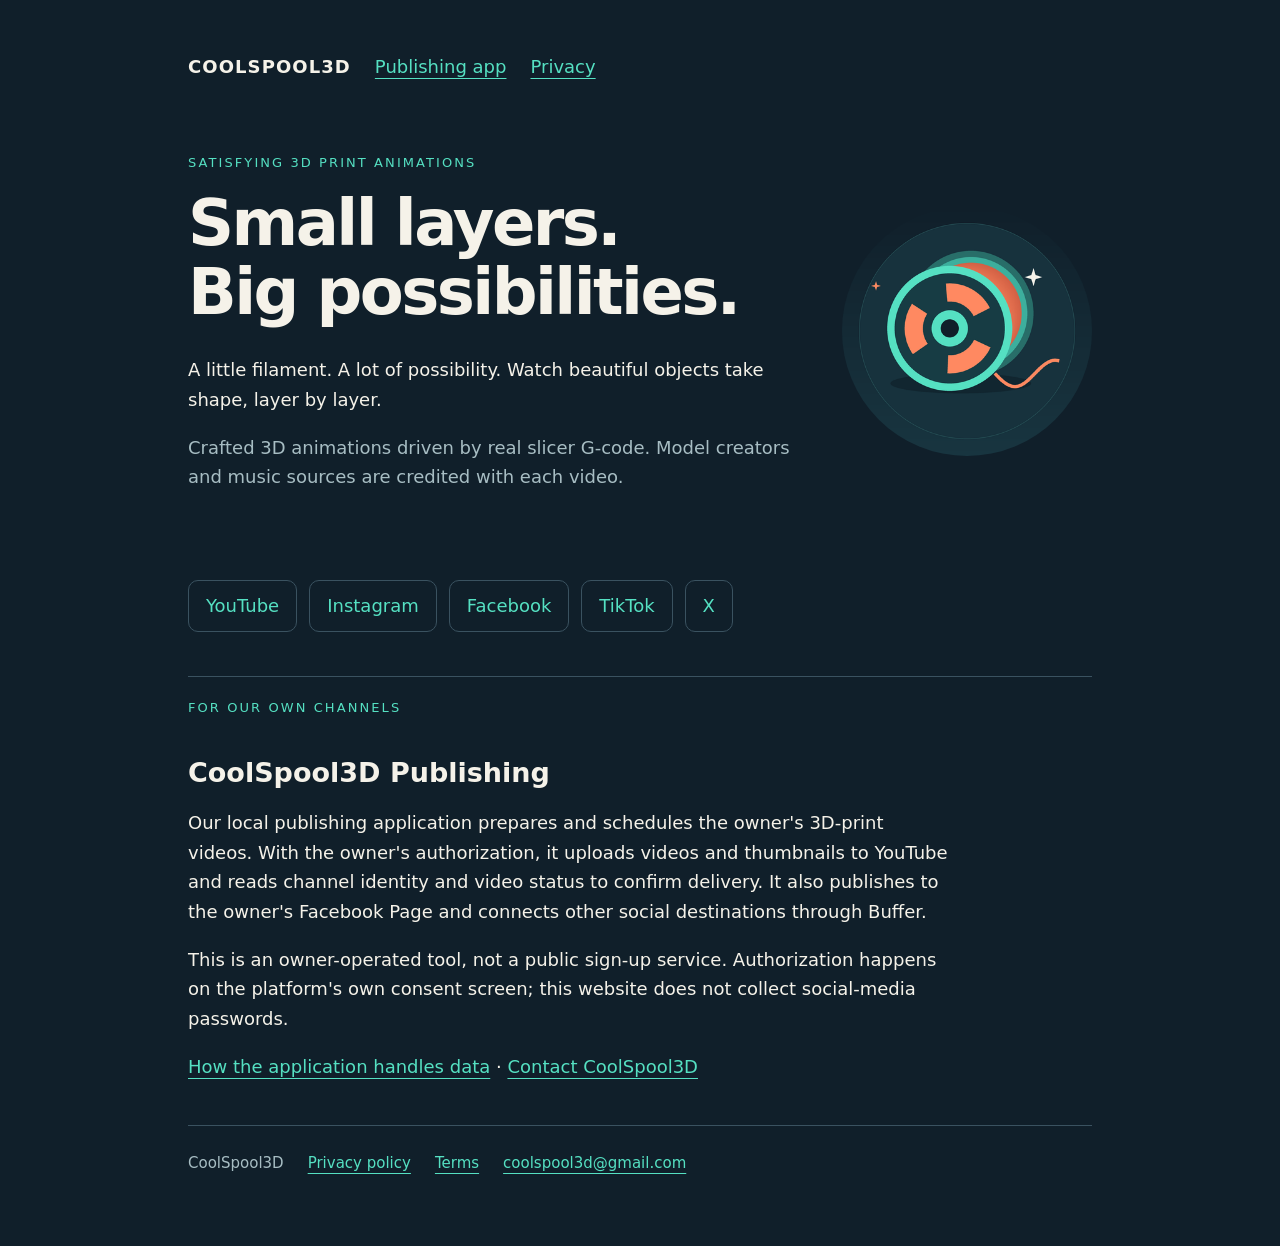
<file: index.html>
<!doctype html><html lang="en"><head><meta charset="utf-8"><meta name="viewport" content="width=device-width,initial-scale=1"><meta name="description" content="CoolSpool3D: satisfying 3D-print animations driven by real G-code. Small layers. Big possibilities."><title>CoolSpool3D — Small layers. Big possibilities.</title><link rel="stylesheet" href="style.css"><link rel="icon" href="profile.png"></head><body><main>
<nav><a class="brand" href="./">COOLSPOOL3D</a><a href="#publishing">Publishing app</a><a href="privacy.html">Privacy</a></nav>
<section class="hero"><div><div class="eyebrow">Satisfying 3D print animations</div><h1>Small layers.<br>Big possibilities.</h1><p>A little filament. A lot of possibility. Watch beautiful objects take shape, layer by layer.</p><p class="muted">Crafted 3D animations driven by real slicer G-code. Model creators and music sources are credited with each video.</p></div><img src="profile.png" width="250" height="250" alt="CoolSpool3D mint and orange filament spool logo"></section>
<div class="links" aria-label="CoolSpool3D social channels"><a href="https://www.youtube.com/@coolspool3d">YouTube</a><a href="https://www.instagram.com/coolspool3d/">Instagram</a><a href="https://www.facebook.com/coolspool3d">Facebook</a><a href="https://www.tiktok.com/@coolspool3d">TikTok</a><a href="https://x.com/coolspool3d">X</a></div>
<section class="panel" id="publishing"><div class="eyebrow">For our own channels</div><h2>CoolSpool3D Publishing</h2><p>Our local publishing application prepares and schedules the owner's 3D-print videos. With the owner's authorization, it uploads videos and thumbnails to YouTube and reads channel identity and video status to confirm delivery. It also publishes to the owner's Facebook Page and connects other social destinations through Buffer.</p><p>This is an owner-operated tool, not a public sign-up service. Authorization happens on the platform's own consent screen; this website does not collect social-media passwords.</p><p><a href="privacy.html">How the application handles data</a> · <a href="mailto:coolspool3d@gmail.com">Contact CoolSpool3D</a></p></section>
<footer><span>CoolSpool3D</span><a href="privacy.html">Privacy policy</a><a href="terms.html">Terms</a><a href="mailto:coolspool3d@gmail.com">coolspool3d@gmail.com</a></footer>
</main></body></html>
</file>
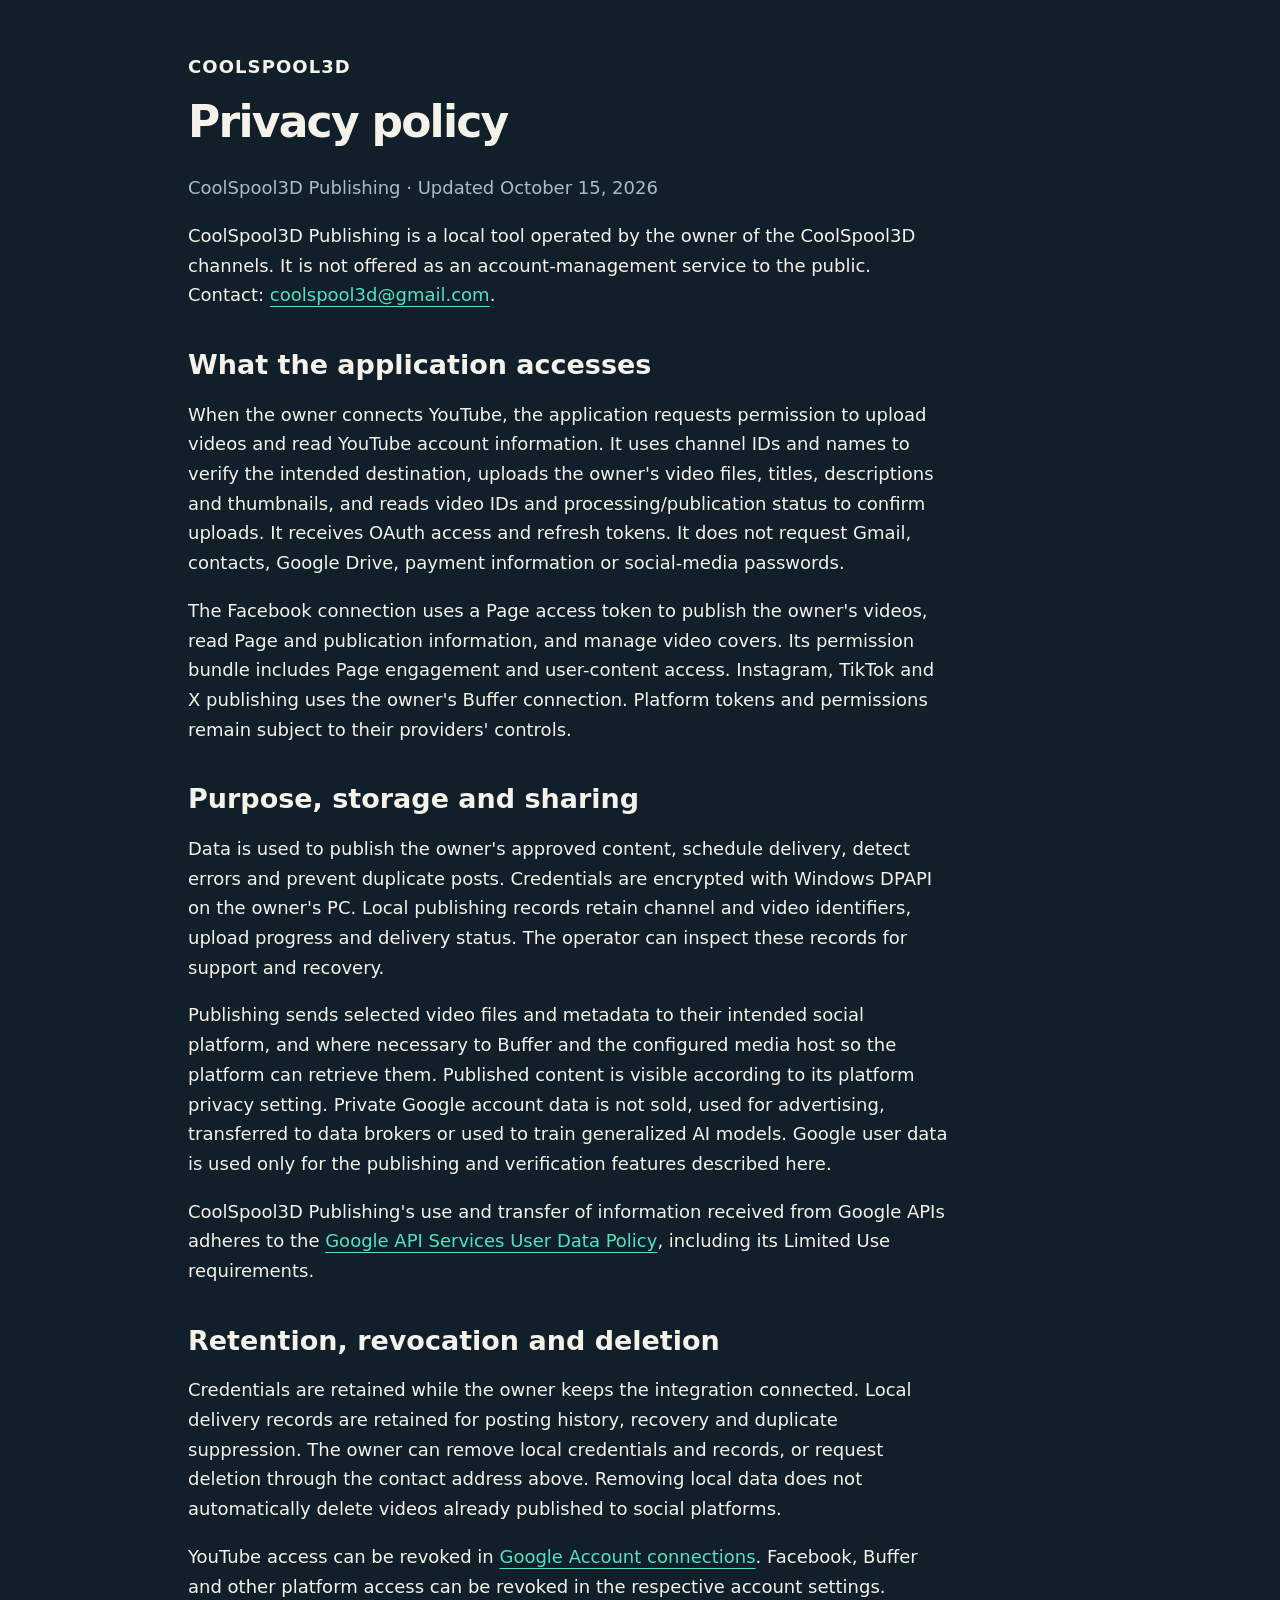
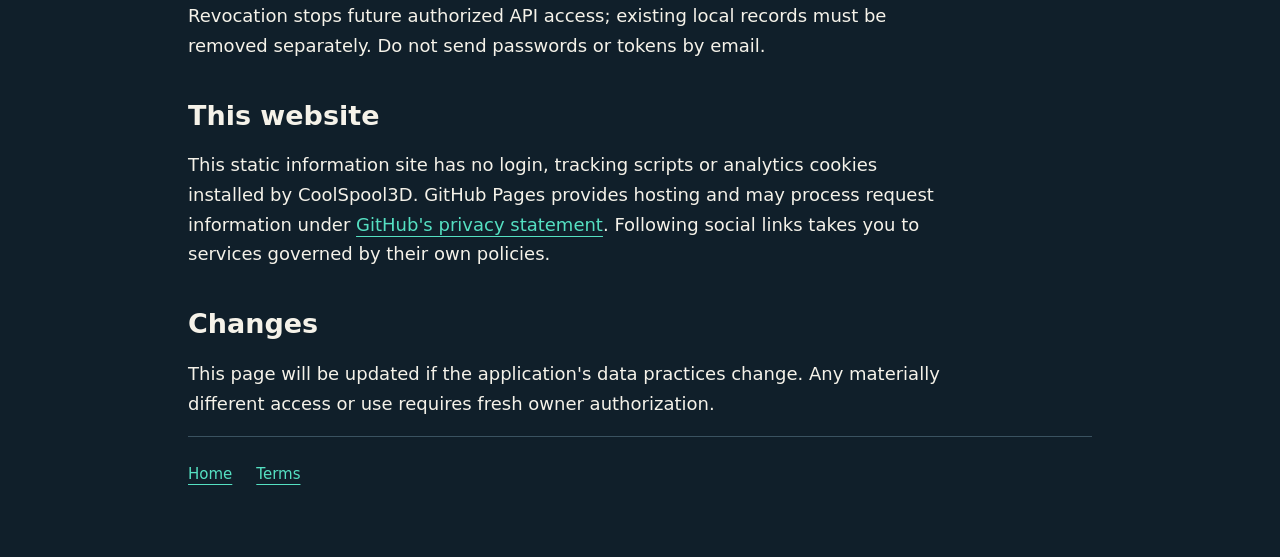
<file: privacy.html>
<!doctype html><html lang="en"><head><meta charset="utf-8"><meta name="viewport" content="width=device-width,initial-scale=1"><title>Privacy — CoolSpool3D Publishing</title><link rel="stylesheet" href="style.css"></head><body><main class="document"><nav><a class="brand" href="./">COOLSPOOL3D</a></nav><h1>Privacy policy</h1><p class="muted">CoolSpool3D Publishing · Updated October 15, 2026</p>
<p>CoolSpool3D Publishing is a local tool operated by the owner of the CoolSpool3D channels. It is not offered as an account-management service to the public. Contact: <a href="mailto:coolspool3d@gmail.com">coolspool3d@gmail.com</a>.</p>
<h2>What the application accesses</h2><p>When the owner connects YouTube, the application requests permission to upload videos and read YouTube account information. It uses channel IDs and names to verify the intended destination, uploads the owner's video files, titles, descriptions and thumbnails, and reads video IDs and processing/publication status to confirm uploads. It receives OAuth access and refresh tokens. It does not request Gmail, contacts, Google Drive, payment information or social-media passwords.</p>
<p>The Facebook connection uses a Page access token to publish the owner's videos, read Page and publication information, and manage video covers. Its permission bundle includes Page engagement and user-content access. Instagram, TikTok and X publishing uses the owner's Buffer connection. Platform tokens and permissions remain subject to their providers' controls.</p>
<h2>Purpose, storage and sharing</h2><p>Data is used to publish the owner's approved content, schedule delivery, detect errors and prevent duplicate posts. Credentials are encrypted with Windows DPAPI on the owner's PC. Local publishing records retain channel and video identifiers, upload progress and delivery status. The operator can inspect these records for support and recovery.</p>
<p>Publishing sends selected video files and metadata to their intended social platform, and where necessary to Buffer and the configured media host so the platform can retrieve them. Published content is visible according to its platform privacy setting. Private Google account data is not sold, used for advertising, transferred to data brokers or used to train generalized AI models. Google user data is used only for the publishing and verification features described here.</p>
<p>CoolSpool3D Publishing's use and transfer of information received from Google APIs adheres to the <a href="https://developers.google.com/terms/api-services-user-data-policy">Google API Services User Data Policy</a>, including its Limited Use requirements.</p>
<h2>Retention, revocation and deletion</h2><p>Credentials are retained while the owner keeps the integration connected. Local delivery records are retained for posting history, recovery and duplicate suppression. The owner can remove local credentials and records, or request deletion through the contact address above. Removing local data does not automatically delete videos already published to social platforms.</p><p>YouTube access can be revoked in <a href="https://myaccount.google.com/connections">Google Account connections</a>. Facebook, Buffer and other platform access can be revoked in the respective account settings. Revocation stops future authorized API access; existing local records must be removed separately. Do not send passwords or tokens by email.</p>
<h2>This website</h2><p>This static information site has no login, tracking scripts or analytics cookies installed by CoolSpool3D. GitHub Pages provides hosting and may process request information under <a href="https://docs.github.com/en/site-policy/privacy-policies/github-general-privacy-statement">GitHub's privacy statement</a>. Following social links takes you to services governed by their own policies.</p><h2>Changes</h2><p>This page will be updated if the application's data practices change. Any materially different access or use requires fresh owner authorization.</p><footer><a href="./">Home</a><a href="terms.html">Terms</a></footer></main></body></html>
</file>
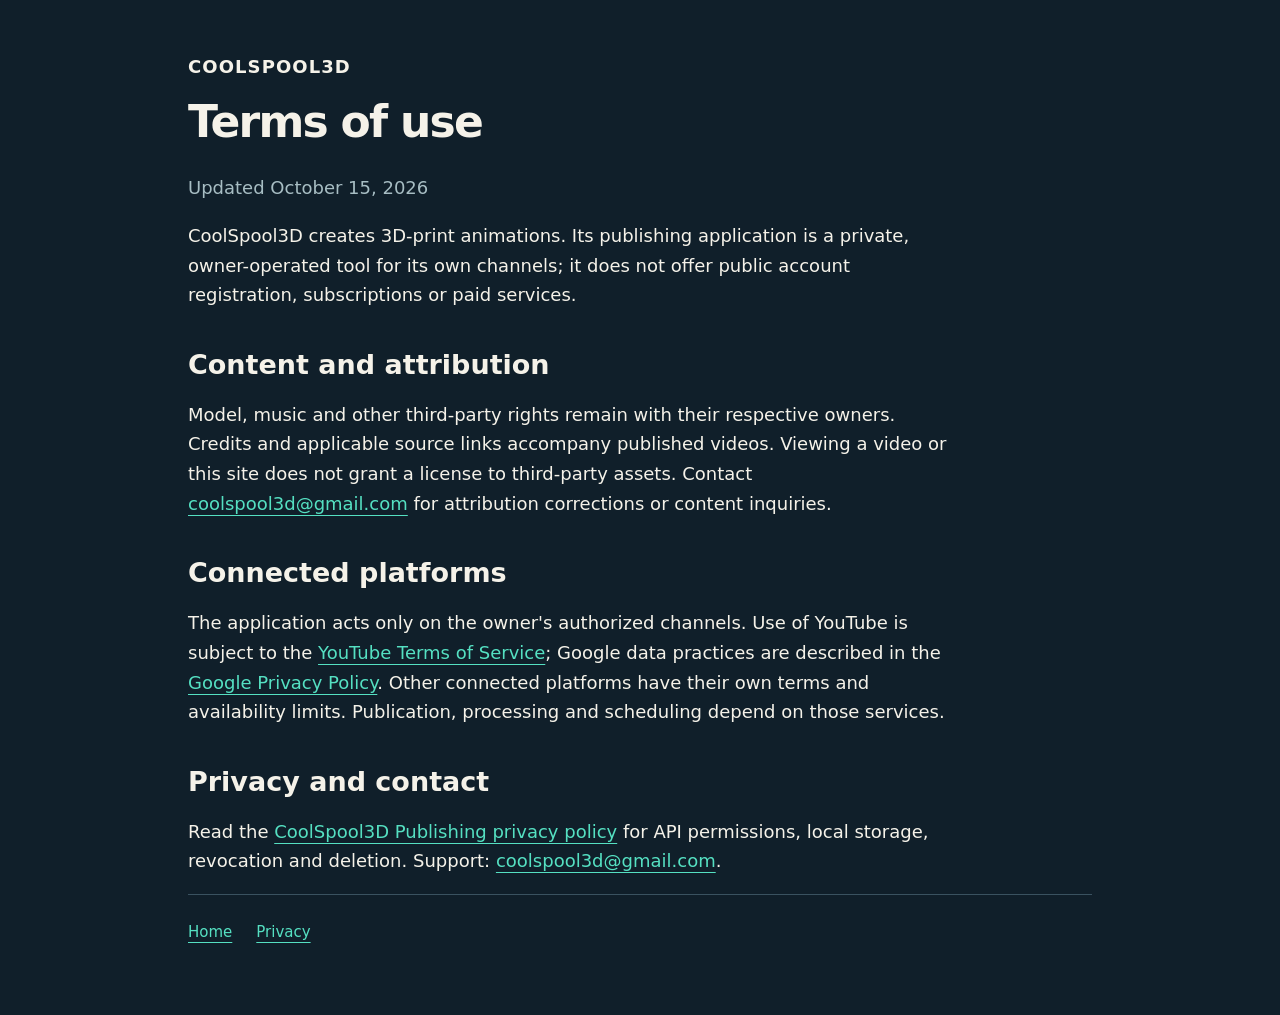
<file: terms.html>
<!doctype html><html lang="en"><head><meta charset="utf-8"><meta name="viewport" content="width=device-width,initial-scale=1"><title>Terms — CoolSpool3D</title><link rel="stylesheet" href="style.css"></head><body><main class="document"><nav><a class="brand" href="./">COOLSPOOL3D</a></nav><h1>Terms of use</h1><p class="muted">Updated October 15, 2026</p><p>CoolSpool3D creates 3D-print animations. Its publishing application is a private, owner-operated tool for its own channels; it does not offer public account registration, subscriptions or paid services.</p><h2>Content and attribution</h2><p>Model, music and other third-party rights remain with their respective owners. Credits and applicable source links accompany published videos. Viewing a video or this site does not grant a license to third-party assets. Contact <a href="mailto:coolspool3d@gmail.com">coolspool3d@gmail.com</a> for attribution corrections or content inquiries.</p><h2>Connected platforms</h2><p>The application acts only on the owner's authorized channels. Use of YouTube is subject to the <a href="https://www.youtube.com/t/terms">YouTube Terms of Service</a>; Google data practices are described in the <a href="https://policies.google.com/privacy">Google Privacy Policy</a>. Other connected platforms have their own terms and availability limits. Publication, processing and scheduling depend on those services.</p><h2>Privacy and contact</h2><p>Read the <a href="privacy.html">CoolSpool3D Publishing privacy policy</a> for API permissions, local storage, revocation and deletion. Support: <a href="mailto:coolspool3d@gmail.com">coolspool3d@gmail.com</a>.</p><footer><a href="./">Home</a><a href="privacy.html">Privacy</a></footer></main></body></html>
</file>
<file: style.css>
:root{color-scheme:dark;--ink:#101f2a;--cream:#f5f2e9;--mint:#55e0c2;--orange:#ff8961}*{box-sizing:border-box}body{margin:0;background:var(--ink);color:var(--cream);font:18px/1.65 system-ui,sans-serif}main{max-width:960px;margin:auto;padding:52px 28px 70px}nav,footer{display:flex;gap:24px;flex-wrap:wrap}a{color:var(--mint);text-underline-offset:5px}a:hover{color:var(--orange)}.brand{font-weight:800;letter-spacing:.06em;color:var(--cream);text-decoration:none}.hero{display:grid;grid-template-columns:1fr 250px;gap:36px;align-items:center;margin:70px 0}.hero img{width:100%;border-radius:50%}.eyebrow{font-size:13px;letter-spacing:.16em;text-transform:uppercase;color:var(--mint)}h1{font-size:clamp(38px,6vw,64px);line-height:1.08;letter-spacing:-.04em;margin:16px 0 28px}h2{font-size:27px;line-height:1.25;margin:38px 0 16px}p{max-width:760px}.muted,footer{color:#a7bdc3}.links{display:flex;gap:12px;flex-wrap:wrap;margin:30px 0}.links a{border:1px solid #3a5260;border-radius:10px;padding:10px 17px;text-decoration:none}.panel{border-top:1px solid #3a5260;padding-top:20px;margin:44px 0}footer{border-top:1px solid #3a5260;padding-top:25px;font-size:15px}.document h1{font-size:44px}.document li{margin:10px 0}@media(max-width:650px){.hero{grid-template-columns:1fr;margin:40px 0}.hero img{grid-row:1;width:130px}.hero h1{font-size:46px}main{padding:28px 22px 48px}}
</file>
